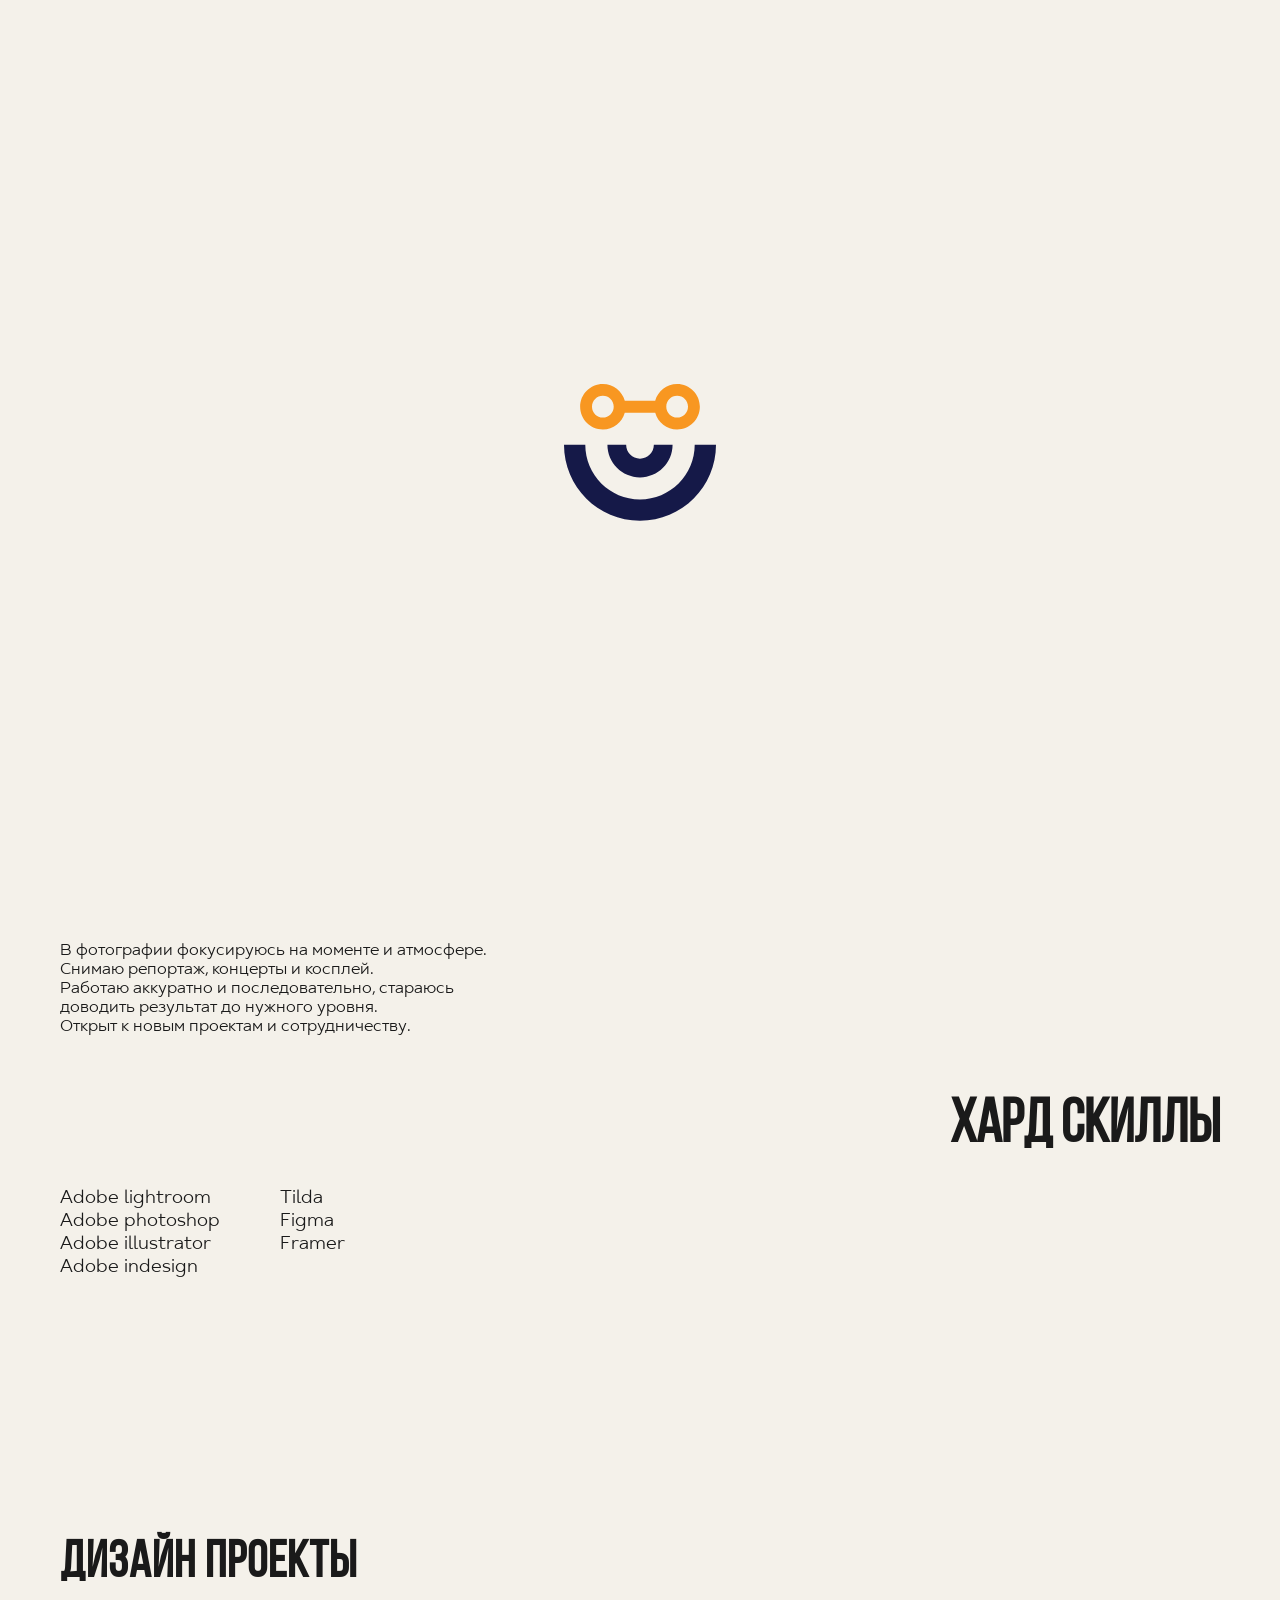
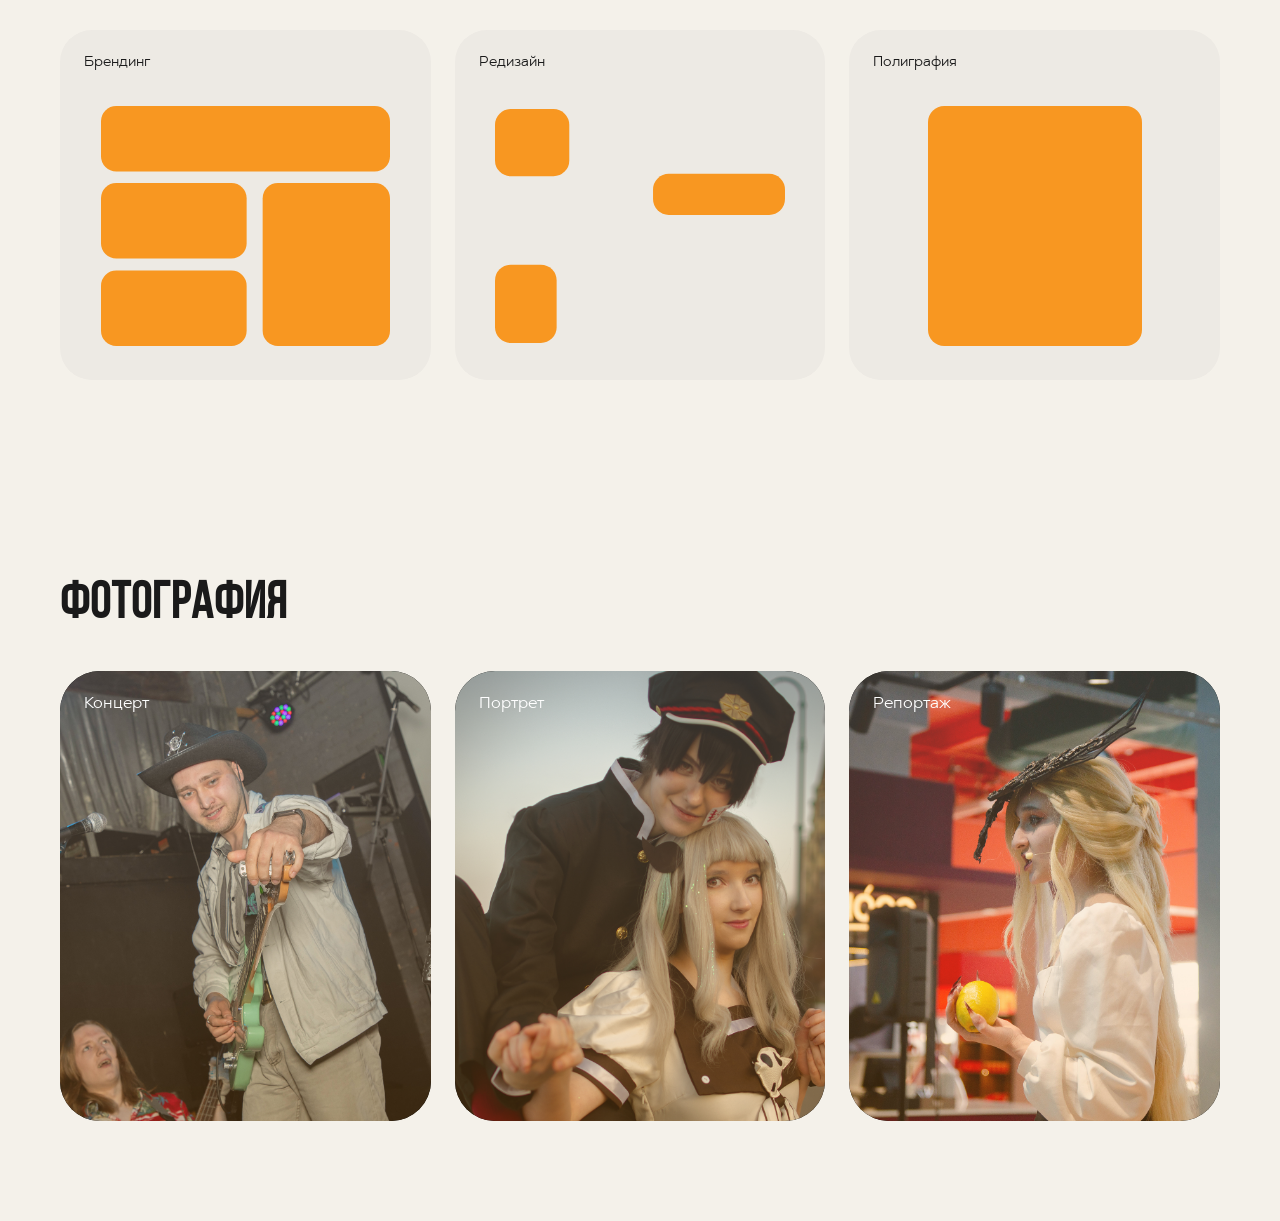
<file: index.html>
<!DOCTYPE html>
<html lang="ru">
<head>
    <meta charset="UTF-8">
    <meta name="viewport" content="width=device-width, initial-scale=1.0">
    <title>Моё Портфолио</title>
    
    <link rel="stylesheet" href="css/global.css">
</head>
<body>

    <div id="loader" class="loader">
        <svg id="loader-logo" class="loader-logo" viewBox="0 0 1610 1610" xmlns="http://www.w3.org/2000/svg">
            <circle class="cls-2" cx="545.5" cy="502.5" r="75.5"/>
            <circle class="cls-2" cx="1064.5" cy="502.5" r="75.5"/>
            <g>
                <g>
                    <path class="cls-3" d="M1337,769c0,293.82-238.18,532-532,532s-532-238.18-532-532h149c0,211.53,171.47,383,383,383s383-171.47,383-383h149Z"/>
                    <path class="cls-3" d="M1033,769c0,125.92-102.08,228-228,228s-228-102.08-228-228h131c0,53.57,43.43,97,97,97s97-43.43,97-97h131Z"/>
                </g>
                <path class="cls-1" d="M1065,343c-73.63,0-135.58,50.06-153.66,118h-212.68c-18.08-67.94-80.03-118-153.66-118-87.81,0-159,71.19-159,159s71.19,159,159,159c73.27,0,134.97-49.57,153.39-117h213.22c18.42,67.43,80.12,117,153.39,117,87.81,0,159-71.19,159-159s-71.19-159-159-159ZM545,578c-41.97,0-76-34.03-76-76s34.03-76,76-76,76,34.03,76,76-34.03,76-76,76ZM1065,578c-41.97,0-76-34.03-76-76s34.03-76,76-76,76,34.03,76,76-34.03,76-76,76Z"/>
            </g>
        </svg>
    </div>

    <div id="header-component"></div>

    <main>
        <section id="about" class="vertical-section">
            <div class="hero-wrapper">
                <div class="hero-text-block">
                    <h1 class="hero-name">РУСЛАН БАРАНОВ</h1>
                    <p class="hero-description">
                        Графический дизайнер и фотограф<br>
                        Создаю визуальные решения и атмосферу
                    </p>
                </div>
                <div class="hero-image-block">
                    <img src="img/me.jpg" alt="Руслан Баранов" class="hero-avatar">
                </div>
            </div>
        </section>

        <section id="skills" class="vertical-section">
            <div class="skills-content">
                <div class="text-top-right">
                    <p>Я занимаюсь графическим дизайном и фотографией.</p>
                    <p>Работаю с визуалом: создаю постеры, оформляю проекты и снимаю фотографии. Важно не просто сделать аккуратно, а добиться понятного и цельного результата.</p>
                    <p>В дизайне уделяю внимание композиции, типографике и структуре. Стараюсь, чтобы работа выглядела чисто и собранно.</p>
                </div>

                <div class="text-bottom-left">
                    <p>В фотографии фокусируюсь на моменте и атмосфере. Снимаю репортаж, концерты и косплей.</p>
                    <p>Работаю аккуратно и последовательно, стараюсь доводить результат до нужного уровня.</p>
                    <p>Открыт к новым проектам и сотрудничеству.</p>
                </div>

                <div class="skills-heading-wrapper">
                    <h2 class="skills-heading">хард скиллы</h2>
                </div>

                <div class="skills-grid-wrapper">
                    <div class="skills-grid">
                        <ul>
                            <li>Adobe lightroom</li>
                            <li>Adobe photoshop</li>
                            <li>Adobe illustrator</li>
                            <li>Adobe indesign</li>
                        </ul>
                        <ul>
                            <li>Tilda</li>
                            <li>Figma</li>
                            <li>Framer</li>
                        </ul>
                    </div>
                </div>
            </div> </section>

        <section id="design" class="vertical-section">
    <div class="section-container"> 
        <h2 class="section-title">Дизайн проекты</h2>
        
        <div class="bento-grid design-grid"> 
            <!-- Кликабельная карточка Брендинга -->
            <a href="/branding/" class="bento-item design-item">
                <h3 class="bento-label">Брендинг</h3>
                <img src="img/branding.svg" alt="Брендинг" class="bento-project-img">
            </a>

            <div class="bento-item design-item">
                <h3 class="bento-label">Редизайн</h3>
                <img src="img/redesign.svg" alt="Редизайн" class="bento-project-img">
            </div>

            <div class="bento-item design-item">
                <h3 class="bento-label">Полиграфия</h3>
                <img src="img/posters.svg" alt="Плакаты" class="bento-project-img">
            </div>
        </div> 
    </div>
</section>

        <section id="photography" class="vertical-section">
            <div class="section-container">
                <h2 class="section-title">Фотография</h2>
                
                <div class="bento-grid photo-grid"> 
                    <div class="bento-item photo-item">
                        <img src="img/concert.jpg" alt="Концерт">
                        <span class="photo-label">Концерт</span>
                    </div>

                    <div class="bento-item photo-item">
                        <img src="img/portrait.jpg" alt="Портрет">
                        <span class="photo-label">Портрет</span>
                    </div>

                    <div class="bento-item photo-item">
                        <img src="img/report.jpg" alt="Репортаж">
                        <span class="photo-label">Репортаж</span>
                    </div>
                </div> 
            </div>
        </section>
        <div id="timeline-component"></div>
    </main>

    <div id="footer-component"></div>
    <script type="module" src="js/main.js" defer></script>

</body>
</html>
</file>
<file: css/global.css>
/* css/global.css */
@import "backdrops/header__backdrop.css";

/* ==========================================================================
   1. ДЕСКТОП (БАЗА) — Грузится всегда, лежит в корне
   ========================================================================== */
@import "desktop/base.css";
@import "desktop/header.css";
@import "desktop/footer.css";
@import "style.css"; /* Общие десктопные ховеры и каркас секций */

/* ==========================================================================
   2. ПЛАНШЕТЫ (769px - 1024px) — Полный патч под iPad и горизонтальные экраны
   ========================================================================== */
@import "tablet/base.css" screen and (min-width: 769px) and (max-width: 1024px);
@import "tablet/header.css" screen and (min-width: 769px) and (max-width: 1024px);
@import "tablet/footer.css" screen and (min-width: 769px) and (max-width: 1024px);
@import "tablet/style.css" screen and (min-width: 769px) and (max-width: 1024px);

/* ==========================================================================
   3. МОБИЛЬНЫЕ (до 768px) — Полный патч под смартфоны любой ширины
   ========================================================================== */
@import "mobile/base.css" screen and (max-width: 768px);
@import "mobile/header.css" screen and (max-width: 768px);
@import "mobile/footer.css" screen and (max-width: 768px);
@import "mobile/style.css" screen and (max-width: 768px);

/* --- ПРЕЛОАДЕР (Оставляем тут, так как он сквозной и не мешает импортам) --- */
.loader {
    position: fixed;
    top: 0;
    left: 0;
    width: 100%;
    height: 100%;
    background-color: var(--bg-color);
    display: flex;
    justify-content: center;
    align-items: center;
    z-index: 9999;
    transition: opacity 0.8s ease;
}

.loader-logo {
    width: 230px;
    height: auto;
    animation: fadeIn 1s ease-out forwards, pulse 3s ease-in-out 1s infinite alternate;
}

.loader-logo .cls-1 { fill: #f89721; }
.loader-logo .cls-2 { fill: var(--bg-color); } 
.loader-logo .cls-3 { fill: #151948; }

@keyframes fadeIn {
    from { opacity: 0; transform: scale(0.8); }
    to { opacity: 1; transform: scale(1); }
}

@keyframes pulse {
    from { transform: scale(1); }
    to { transform: scale(1.05); }
}

/* Контейнер секции */
.projects-section {
    padding: 40px 0 120px 0;
    width: 100%;
}

/* Сетка проектов */
.projects-grid {
    display: grid;
    grid-template-columns: repeat(2, 1fr); /* На десктопе 2 колонки, можно сделать 3 */
    gap: 30px;
    margin-top: 50px;
}

/* Базовая карточка-прототип */
.project-card {
    display: flex;
    flex-direction: column;
    background: #f0f0f0; /* Цвет плашек как на главном экране */
    border-radius: 32px; /* Фирменный суперэллипс скругления */
    overflow: hidden;
    text-decoration: none;
    color: inherit;
    transition: transform 0.4s cubic-bezier(0.16, 1, 0.3, 1), box-shadow 0.4s ease;
}

/* Эффект при наведении */
.project-card:hover {
    transform: translateY(-8px);
    box-shadow: 0 20px 40px rgba(0, 0, 0, 0.05);
}

/* Область изображения */
.project-card-image {
    width: 100%;
    height: 400px; /* Фиксированная высота для ровной сетки */
    background-size: cover;
    background-position: center;
    background-color: #e5e5e5;
    transition: transform 0.6s cubic-bezier(0.16, 1, 0.3, 1);
}

.project-card:hover .project-card-image {
    transform: scale(1.03); /* Легкий зум изображения внутри */
}

/* Блок с информацией */
.project-card-info {
    padding: 30px;
    display: flex;
    flex-direction: column;
    gap: 12px;
}

/* Мета-данные (Тег и Год) */
.project-card-meta {
    display: flex;
    justify-content: space-between;
    align-items: center;
    font-size: 0.9rem;
    text-transform: uppercase;
    letter-spacing: 0.05em;
    opacity: 0.6;
}

.project-tag {
    font-weight: 500;
}

/* Название проекта */
.project-card-title {
    font-size: 1.8rem;
    font-weight: 600;
    margin: 0;
    line-height: 1.2;
}
</file>
